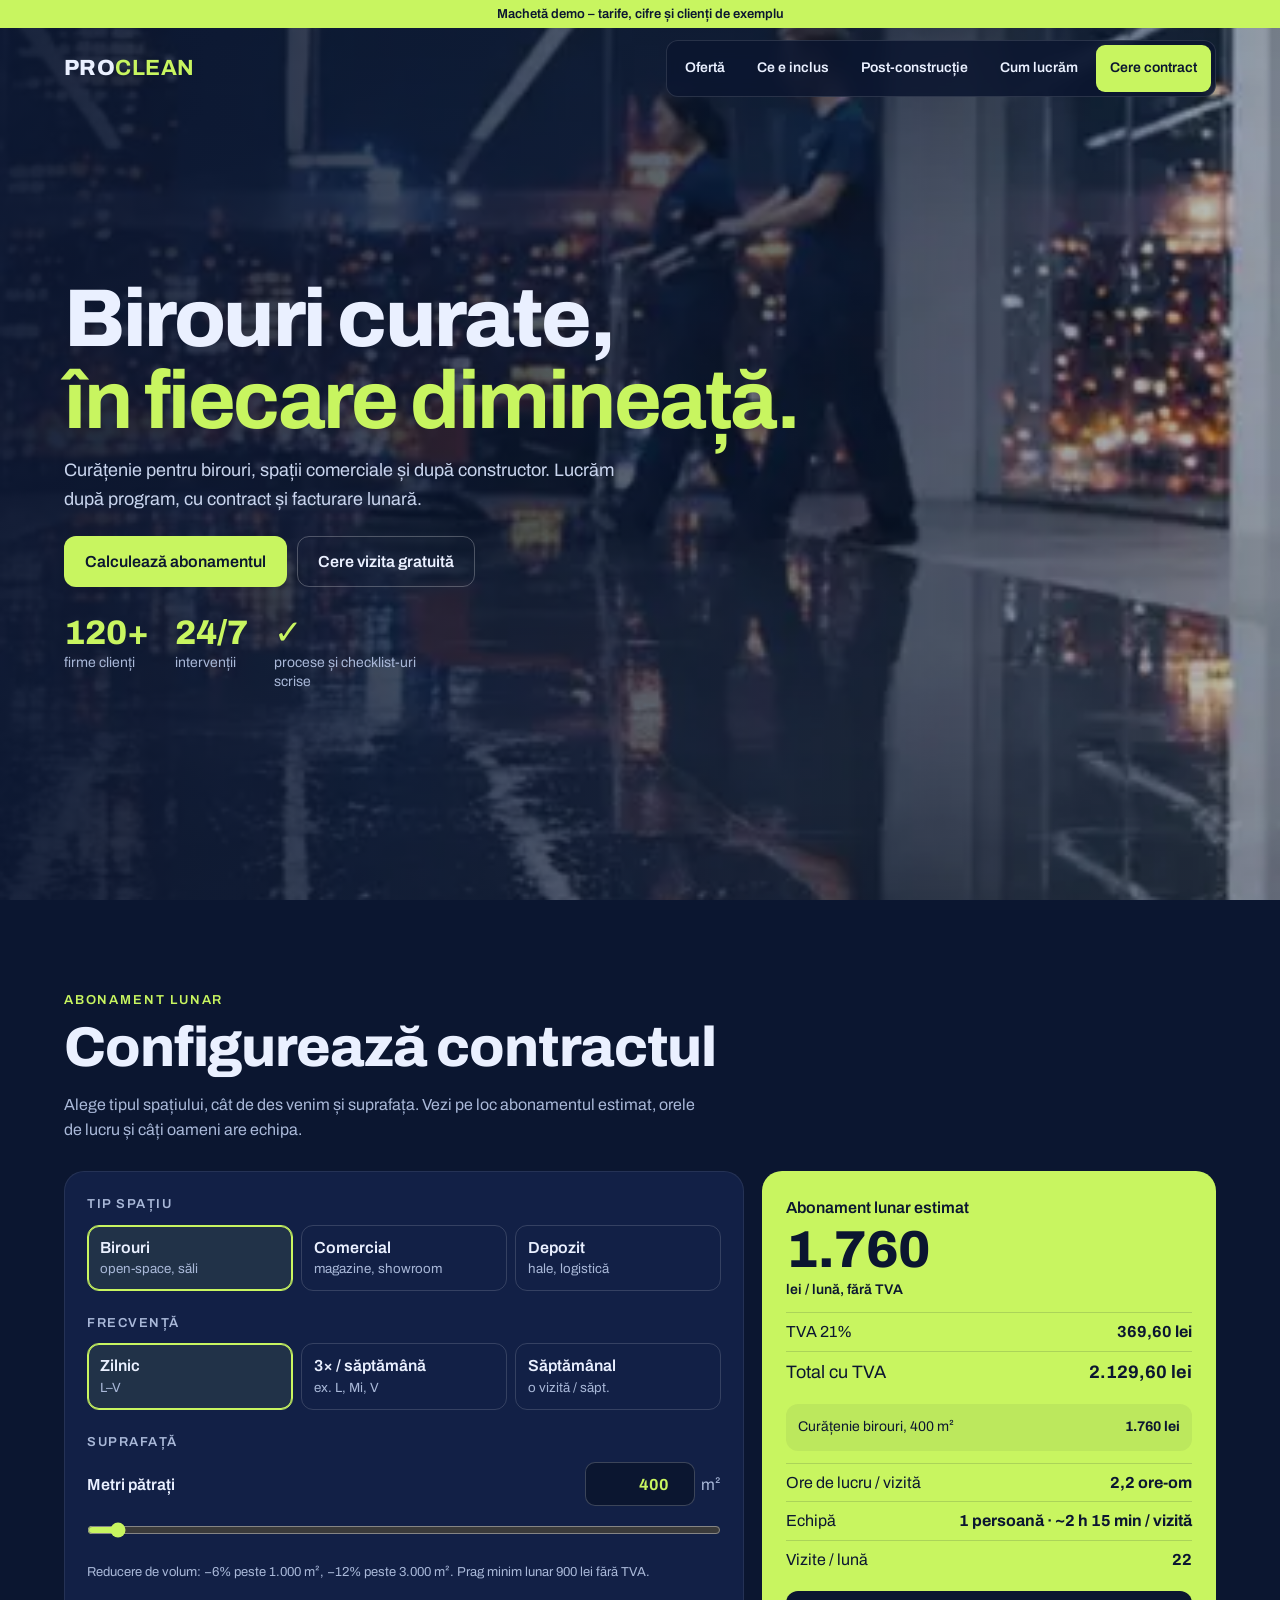
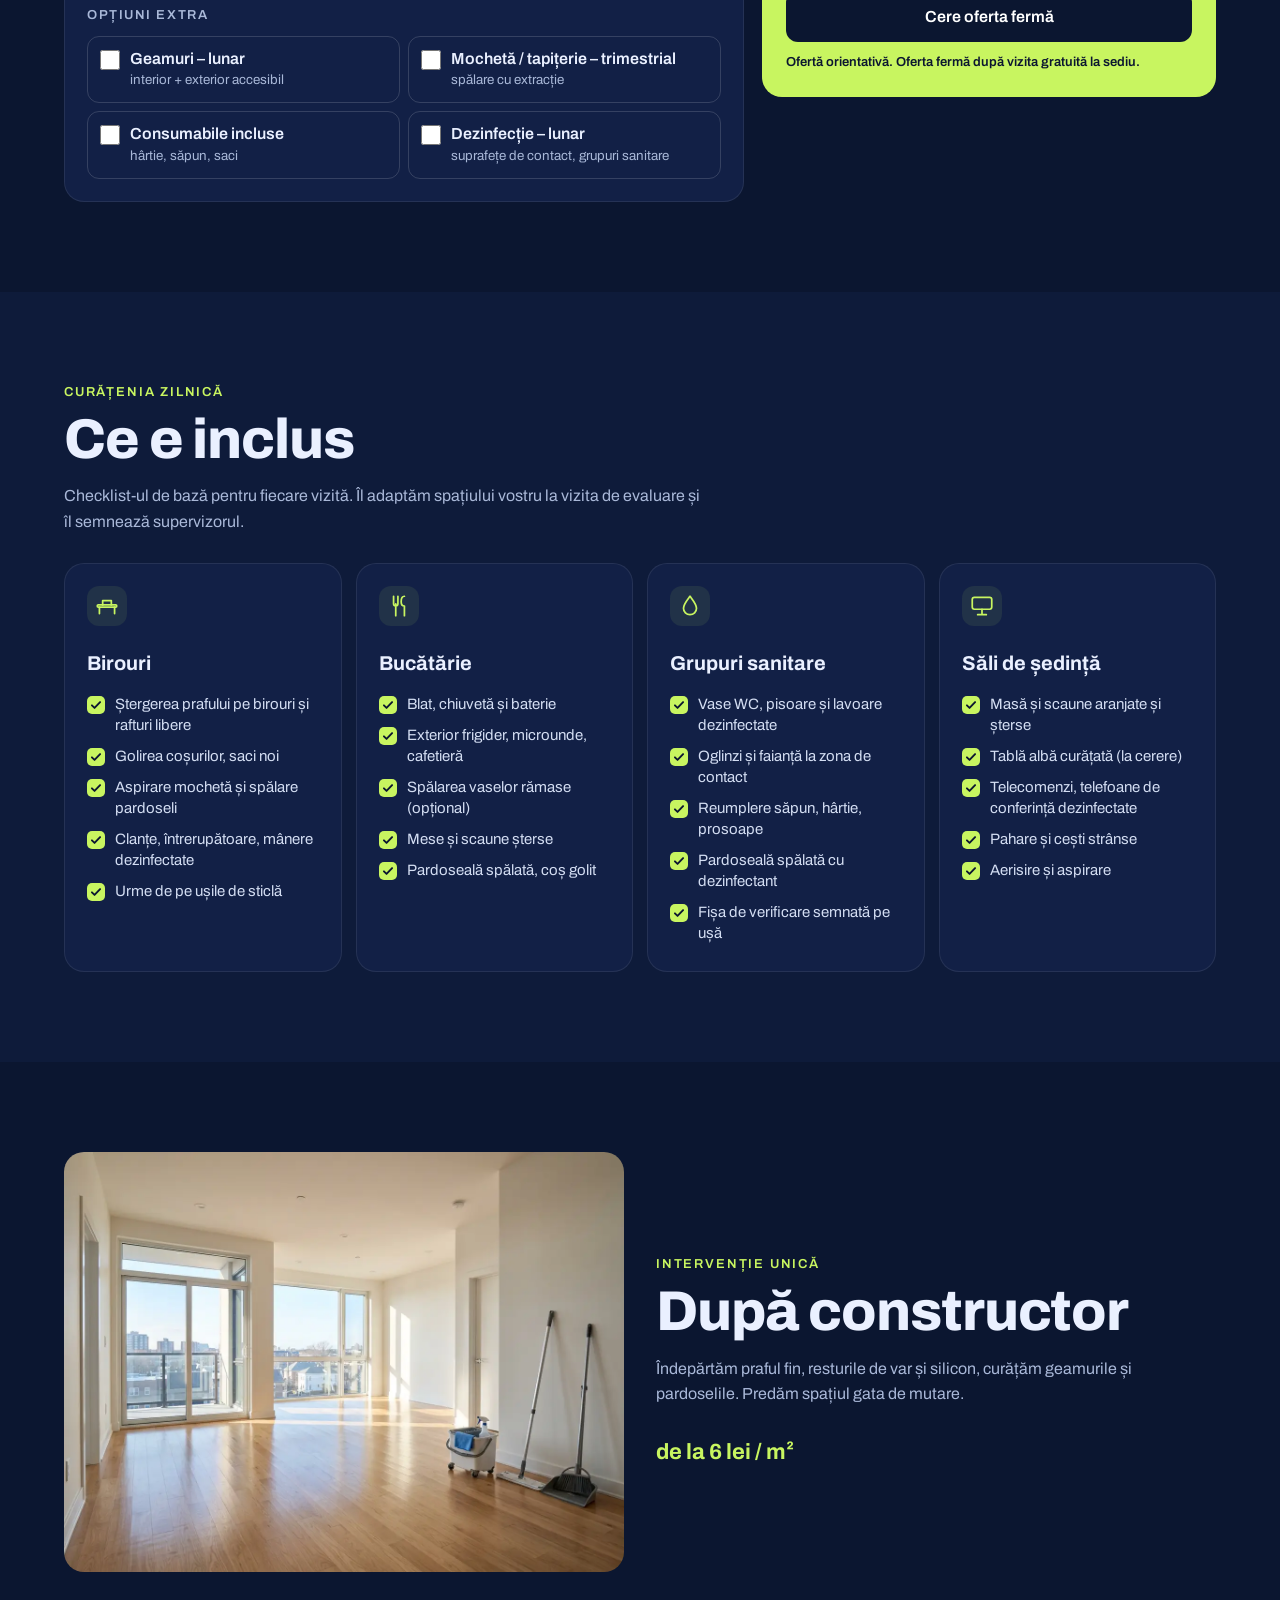
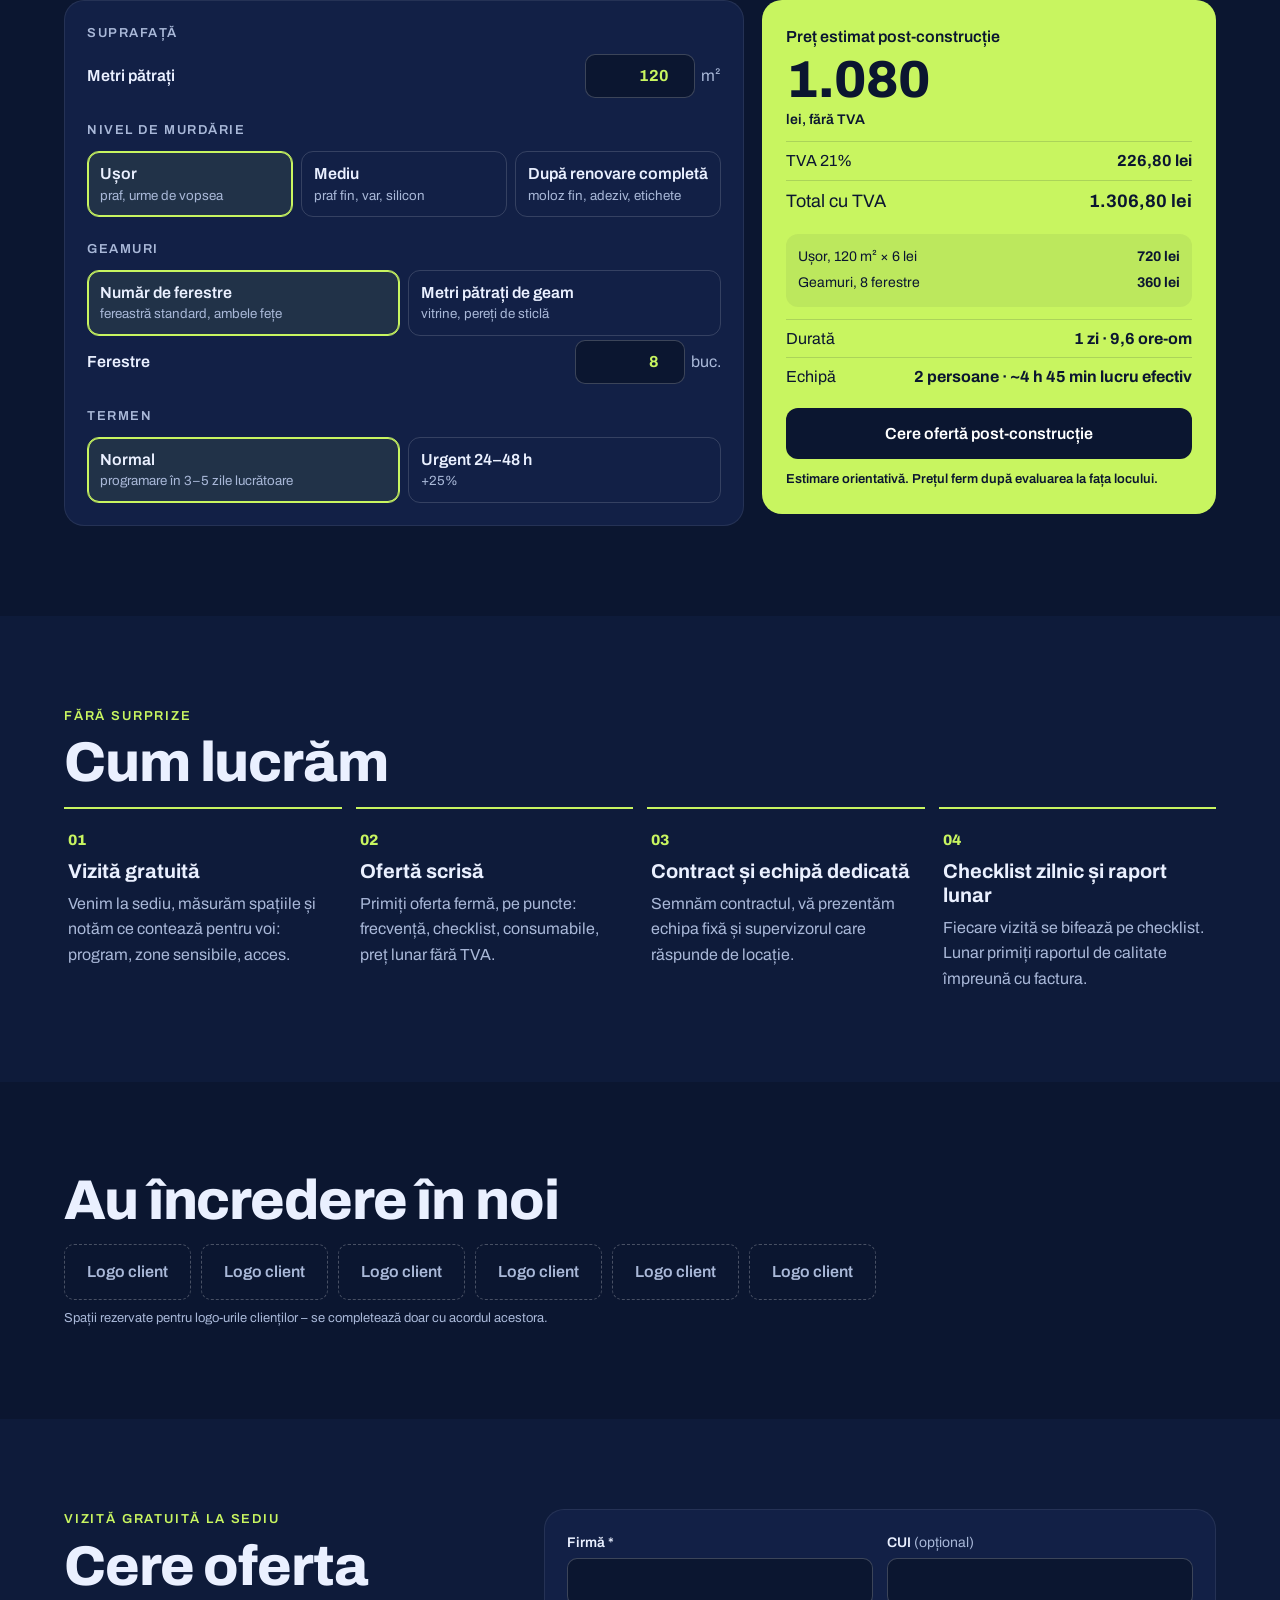
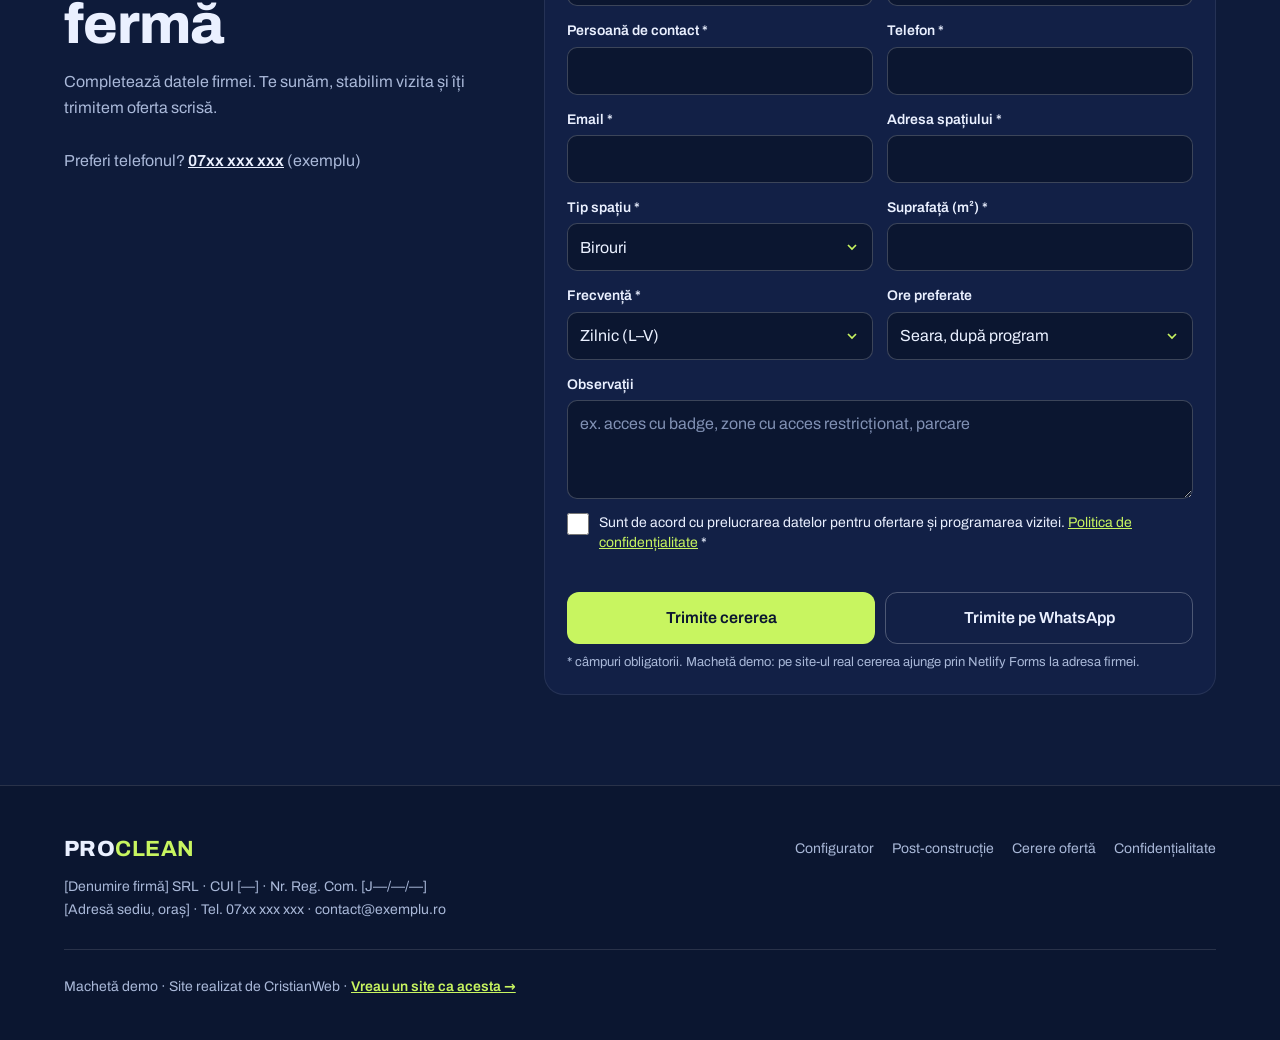
<file: site/index.html>
<!doctype html>
<html lang="ro">
<head>
<meta charset="utf-8">
<meta name="viewport" content="width=device-width,initial-scale=1,viewport-fit=cover">
<meta name="robots" content="noindex,nofollow">
<title>PROCLEAN Business — Curățenie birouri și post-construcție (machetă demo)</title>
<meta name="description" content="Curățenie pentru birouri, spații comerciale și depozite, cu contract lunar, plus curățenie după constructor. Configurator de abonament și cerere de ofertă – machetă demo.">
<meta name="theme-color" content="#0b1630">
<link rel="icon" href="img/favicon.svg" type="image/svg+xml">
<link rel="preload" href="fonts/archivo-latin.woff2" as="font" type="font/woff2" crossorigin>
<link rel="preload" as="image" href="img/v1-9x16.webp" media="(max-width:700px)">
<link rel="preload" as="image" href="img/v1.webp" media="(min-width:701px)">
<link rel="stylesheet" href="css/style.css">
</head>
<body>
<div class="site-top">
  <div class="demo-bar" role="note">Machetă demo – tarife, cifre și clienți de exemplu</div>
  <header class="top">
    <a class="logo" href="#acasa" aria-label="PROCLEAN Business – începutul paginii">PRO<b>CLEAN</b></a>
    <nav aria-label="Meniu principal">
      <a href="#oferta">Ofertă</a>
      <a href="#inclus">Ce e inclus</a>
      <a href="#post">Post-construcție</a>
      <a href="#proces">Cum lucrăm</a>
      <a class="cta" href="#cerere">Cere contract</a>
    </nav>
  </header>
</div>

<main>
<section class="hero" id="acasa" aria-labelledby="h-hero">
  <picture class="hero-media">
    <source media="(max-width:700px)" srcset="img/v1-9x16.webp" width="720" height="1280">
    <img src="img/v1.webp" alt="" width="1280" height="720" fetchpriority="high" decoding="async">
  </picture>
  <video class="hero-media" muted loop playsinline preload="none" aria-hidden="true" tabindex="-1"
    data-desktop="img/v1.webm|img/v1.mp4" data-mobile="img/v1-9x16.webm|img/v1-9x16.mp4"></video>
  <div class="ht">
    <h1 id="h-hero">Birouri curate,<br><b>în fiecare dimineață.</b></h1>
    <p class="lead">Curățenie pentru birouri, spații comerciale și după constructor. Lucrăm după program, cu contract și facturare lunară.</p>
    <div class="hero-cta">
      <a class="btn lime" href="#oferta">Calculează abonamentul</a>
      <a class="btn ghost" href="#cerere">Cere vizita gratuită</a>
    </div>
    <ul class="kpis" aria-label="Pe scurt">
      <li><b>120+</b><span>firme clienți</span></li>
      <li><b>24/7</b><span>intervenții</span></li>
      <li><b aria-hidden="true">✓</b><span>procese și checklist-uri scrise</span></li>
    </ul>
  </div>
</section>

<!-- CONFIGURATOR CONTRACT -->
<section id="oferta" aria-labelledby="h-oferta">
  <p class="eyebrow">Abonament lunar</p>
  <h2 id="h-oferta">Configurează contractul</h2>
  <p class="sub">Alege tipul spațiului, cât de des venim și suprafața. Vezi pe loc abonamentul estimat, orele de lucru și câți oameni are echipa.</p>
  <div class="builder">
    <div class="panel">
      <h3 id="l-tip">Tip spațiu</h3>
      <div class="opt" id="opt-tip" role="group" aria-labelledby="l-tip"></div>
      <h3 id="l-frecventa">Frecvență</h3>
      <div class="opt" id="opt-frecventa" role="group" aria-labelledby="l-frecventa"></div>
      <h3>Suprafață</h3>
      <div class="area">
        <label for="m2-range">Metri pătrați</label>
        <div class="area-num"><input type="number" id="m2-num" inputmode="numeric" aria-label="Suprafață în metri pătrați"><span>m²</span></div>
      </div>
      <input type="range" id="m2-range" step="10">
      <p class="hint" id="m2-hint"></p>
      <h3 id="l-extra">Opțiuni extra</h3>
      <div class="extras" id="extras" role="group" aria-labelledby="l-extra"></div>
    </div>

    <aside class="offer" aria-labelledby="h-offer" aria-live="polite">
      <p class="offer-k" id="h-offer">Abonament lunar estimat</p>
      <p class="big"><span id="c-fara">—</span><small>lei / lună, fără TVA</small></p>
      <dl class="money">
        <div><dt id="c-tva-l">TVA</dt><dd id="c-tva">—</dd></div>
        <div class="tot"><dt>Total cu TVA</dt><dd id="c-total">—</dd></div>
      </dl>
      <ul class="breakdown" id="c-detalii"></ul>
      <dl class="team">
        <div><dt>Ore de lucru / vizită</dt><dd id="c-ore">—</dd></div>
        <div><dt>Echipă</dt><dd id="c-echipa">—</dd></div>
        <div><dt>Vizite / lună</dt><dd id="c-vizite">—</dd></div>
      </dl>
      <button type="button" class="btn navy" id="c-go">Cere oferta fermă</button>
      <p class="fine">Ofertă orientativă. Oferta fermă după vizita gratuită la sediu.</p>
    </aside>
  </div>
</section>

<!-- CE E INCLUS -->
<section id="inclus" class="alt" aria-labelledby="h-inclus">
  <p class="eyebrow">Curățenia zilnică</p>
  <h2 id="h-inclus">Ce e inclus</h2>
  <p class="sub">Checklist-ul de bază pentru fiecare vizită. Îl adaptăm spațiului vostru la vizita de evaluare și îl semnează supervizorul.</p>
  <div class="incl">
    <article class="ic">
      <svg viewBox="0 0 24 24" aria-hidden="true"><rect x="3" y="11" width="18" height="2" rx="1"/><path d="M5 13v6M19 13v6M8 11V7h8v4"/></svg>
      <h3>Birouri</h3>
      <ul class="check">
        <li>Ștergerea prafului pe birouri și rafturi libere</li>
        <li>Golirea coșurilor, saci noi</li>
        <li>Aspirare mochetă și spălare pardoseli</li>
        <li>Clanțe, întrerupătoare, mânere dezinfectate</li>
        <li>Urme de pe ușile de sticlă</li>
      </ul>
    </article>
    <article class="ic">
      <svg viewBox="0 0 24 24" aria-hidden="true"><path d="M7 3v7a2 2 0 0 0 4 0V3M9 10v11M17 3c-2 0-3 2-3 5s1 4 3 4v9"/></svg>
      <h3>Bucătărie</h3>
      <ul class="check">
        <li>Blat, chiuvetă și baterie</li>
        <li>Exterior frigider, microunde, cafetieră</li>
        <li>Spălarea vaselor rămase (opțional)</li>
        <li>Mese și scaune șterse</li>
        <li>Pardoseală spălată, coș golit</li>
      </ul>
    </article>
    <article class="ic">
      <svg viewBox="0 0 24 24" aria-hidden="true"><path d="M12 3c3 4 6 7.5 6 11a6 6 0 0 1-12 0c0-3.5 3-7 6-11z"/></svg>
      <h3>Grupuri sanitare</h3>
      <ul class="check">
        <li>Vase WC, pisoare și lavoare dezinfectate</li>
        <li>Oglinzi și faianță la zona de contact</li>
        <li>Reumplere săpun, hârtie, prosoape</li>
        <li>Pardoseală spălată cu dezinfectant</li>
        <li>Fișa de verificare semnată pe ușă</li>
      </ul>
    </article>
    <article class="ic">
      <svg viewBox="0 0 24 24" aria-hidden="true"><rect x="3" y="4" width="18" height="11" rx="2"/><path d="M8 20h8M12 15v5"/></svg>
      <h3>Săli de ședință</h3>
      <ul class="check">
        <li>Masă și scaune aranjate și șterse</li>
        <li>Tablă albă curățată (la cerere)</li>
        <li>Telecomenzi, telefoane de conferință dezinfectate</li>
        <li>Pahare și cești strânse</li>
        <li>Aerisire și aspirare</li>
      </ul>
    </article>
  </div>
</section>

<!-- POST-CONSTRUCȚIE -->
<section id="post" aria-labelledby="h-post">
  <div class="post">
    <img class="post-img" src="img/i1.webp" alt="Apartament gol, luminos, cu parchet curat și ustensile de curățenie lângă perete" width="1200" height="896" loading="lazy" decoding="async">
    <div>
      <p class="eyebrow">Intervenție unică</p>
      <h2 id="h-post">După constructor</h2>
      <p class="sub">Îndepărtăm praful fin, resturile de var și silicon, curățăm geamurile și pardoselile. Predăm spațiul gata de mutare.</p>
      <p class="from"><b>de la 6 lei / m²</b></p>
    </div>
  </div>

  <div class="builder post-calc">
    <div class="panel">
      <h3>Suprafață</h3>
      <div class="area">
        <label for="p-m2">Metri pătrați</label>
        <div class="area-num"><input type="number" id="p-m2" inputmode="numeric" min="10" max="10000" value="120"><span>m²</span></div>
      </div>
      <h3 id="l-nivel">Nivel de murdărie</h3>
      <div class="opt" id="opt-nivel" role="group" aria-labelledby="l-nivel"></div>
      <h3 id="l-geam">Geamuri</h3>
      <div class="opt two" id="opt-geam" role="group" aria-labelledby="l-geam">
        <button type="button" data-v="ferestre" aria-pressed="true">Număr de ferestre<small>fereastră standard, ambele fețe</small></button>
        <button type="button" data-v="m2" aria-pressed="false">Metri pătrați de geam<small>vitrine, pereți de sticlă</small></button>
      </div>
      <div class="area">
        <label for="p-geam" id="p-geam-l">Ferestre</label>
        <div class="area-num"><input type="number" id="p-geam" inputmode="numeric" min="0" max="2000" value="8"><span id="p-geam-u">buc.</span></div>
      </div>
      <h3 id="l-termen">Termen</h3>
      <div class="opt two" id="opt-termen" role="group" aria-labelledby="l-termen">
        <button type="button" data-v="normal" aria-pressed="true">Normal<small>programare în 3–5 zile lucrătoare</small></button>
        <button type="button" data-v="urgent" aria-pressed="false">Urgent 24–48 h<small>+25%</small></button>
      </div>
    </div>
    <aside class="offer" aria-labelledby="h-poffer" aria-live="polite">
      <p class="offer-k" id="h-poffer">Preț estimat post-construcție</p>
      <p class="big"><span id="p-fara">—</span><small>lei, fără TVA</small></p>
      <dl class="money">
        <div><dt id="p-tva-l">TVA</dt><dd id="p-tva">—</dd></div>
        <div class="tot"><dt>Total cu TVA</dt><dd id="p-total">—</dd></div>
      </dl>
      <ul class="breakdown" id="p-detalii"></ul>
      <dl class="team">
        <div><dt>Durată</dt><dd id="p-durata">—</dd></div>
        <div><dt>Echipă</dt><dd id="p-echipa">—</dd></div>
      </dl>
      <button type="button" class="btn navy" id="p-go">Cere ofertă post-construcție</button>
      <p class="fine">Estimare orientativă. Prețul ferm după evaluarea la fața locului.</p>
    </aside>
  </div>
</section>

<!-- CUM LUCRĂM -->
<section id="proces" class="alt" aria-labelledby="h-proces">
  <p class="eyebrow">Fără surprize</p>
  <h2 id="h-proces">Cum lucrăm</h2>
  <ol class="steps">
    <li><span class="n">01</span><h3>Vizită gratuită</h3><p>Venim la sediu, măsurăm spațiile și notăm ce contează pentru voi: program, zone sensibile, acces.</p></li>
    <li><span class="n">02</span><h3>Ofertă scrisă</h3><p>Primiți oferta fermă, pe puncte: frecvență, checklist, consumabile, preț lunar fără TVA.</p></li>
    <li><span class="n">03</span><h3>Contract și echipă dedicată</h3><p>Semnăm contractul, vă prezentăm echipa fixă și supervizorul care răspunde de locație.</p></li>
    <li><span class="n">04</span><h3>Checklist zilnic și raport lunar</h3><p>Fiecare vizită se bifează pe checklist. Lunar primiți raportul de calitate împreună cu factura.</p></li>
  </ol>
</section>

<!-- CLIENȚI -->
<section id="clienti" aria-labelledby="h-clienti">
  <h2 id="h-clienti">Au încredere în noi</h2>
  <ul class="logos" aria-label="Logo-uri clienți (placeholder)">
    <li>Logo client</li><li>Logo client</li><li>Logo client</li><li>Logo client</li><li>Logo client</li><li>Logo client</li>
  </ul>
  <p class="hint">Spații rezervate pentru logo-urile clienților – se completează doar cu acordul acestora.</p>
</section>

<!-- CERERE -->
<section id="cerere" class="alt" aria-labelledby="h-cerere">
  <div class="req">
    <div class="req-side">
      <p class="eyebrow">Vizită gratuită la sediu</p>
      <h2 id="h-cerere">Cere oferta fermă</h2>
      <p class="sub">Completează datele firmei. Te sunăm, stabilim vizita și îți trimitem oferta scrisă.</p>
      <div class="attached" id="attached" hidden>
        <p class="offer-k">Estimare atașată cererii</p>
        <p id="attached-text"></p>
      </div>
      <p class="contact-alt">Preferi telefonul? <a href="tel:+40700000000">07xx xxx xxx</a> (exemplu)</p>
    </div>

    <div class="req-form">
      <form name="cerere-oferta" id="form" method="POST" action="/" data-netlify="true" netlify-honeypot="bot-field" novalidate>
        <input type="hidden" name="form-name" value="cerere-oferta">
        <p class="hp" aria-hidden="true"><label>Nu completa acest câmp: <input name="bot-field" tabindex="-1" autocomplete="off"></label></p>
        <input type="hidden" name="calculator" id="h-calculator">
        <input type="hidden" name="rezumat_calculator" id="h-rezumat">
        <input type="hidden" name="estimare_fara_tva" id="h-fara">
        <input type="hidden" name="estimare_tva" id="h-tva">
        <input type="hidden" name="estimare_total_cu_tva" id="h-total">
        <input type="hidden" name="estimare_echipa" id="h-echipa">

        <div class="grid2">
          <div class="field"><label for="f-firma">Firmă *</label><input id="f-firma" name="firma" autocomplete="organization" required></div>
          <div class="field"><label for="f-cui">CUI <span class="opt-l">(opțional)</span></label><input id="f-cui" name="cui" inputmode="text" autocomplete="off"></div>
          <div class="field"><label for="f-contact">Persoană de contact *</label><input id="f-contact" name="persoana_contact" autocomplete="name" required></div>
          <div class="field"><label for="f-tel">Telefon *</label><input id="f-tel" name="telefon" type="tel" autocomplete="tel" required></div>
          <div class="field"><label for="f-email">Email *</label><input id="f-email" name="email" type="email" autocomplete="email" required></div>
          <div class="field"><label for="f-adresa">Adresa spațiului *</label><input id="f-adresa" name="adresa" autocomplete="street-address" required></div>
          <div class="field"><label for="f-tip">Tip spațiu *</label>
            <select id="f-tip" name="tip_spatiu" required>
              <option>Birouri</option><option>Comercial</option><option>Depozit</option><option>Post-construcție</option>
            </select></div>
          <div class="field"><label for="f-m2">Suprafață (m²) *</label><input id="f-m2" name="suprafata_m2" type="number" inputmode="numeric" min="1" required></div>
          <div class="field"><label for="f-frecventa">Frecvență *</label>
            <select id="f-frecventa" name="frecventa" required>
              <option>Zilnic (L–V)</option><option>3× / săptămână</option><option>Săptămânal</option><option>Intervenție unică</option>
            </select></div>
          <div class="field"><label for="f-ore">Ore preferate</label>
            <select id="f-ore" name="ore_preferate">
              <option>Seara, după program</option><option>Dimineața, înainte de program</option><option>Noaptea</option><option>În weekend</option><option>Flexibil</option>
            </select></div>
        </div>
        <div class="field"><label for="f-obs">Observații</label><textarea id="f-obs" name="observatii" rows="3" placeholder="ex. acces cu badge, zone cu acces restricționat, parcare"></textarea></div>

        <label class="consent"><input type="checkbox" name="acord_date" id="f-acord" value="da" required> <span>Sunt de acord cu prelucrarea datelor pentru ofertare și programarea vizitei. <a href="confidentialitate.html" target="_blank" rel="noopener">Politica de confidențialitate</a> *</span></label>

        <p class="err" id="f-err" role="alert"></p>
        <div class="actions">
          <button type="submit" class="btn lime" id="f-submit">Trimite cererea</button>
          <button type="button" class="btn ghost" id="f-wa">Trimite pe WhatsApp</button>
        </div>
        <p class="hint">* câmpuri obligatorii. Machetă demo: pe site-ul real cererea ajunge prin Netlify Forms la adresa firmei.</p>
      </form>
      <div class="thanks" id="thanks" tabindex="-1" hidden>
        <p class="thanks-ic" aria-hidden="true">✓</p>
        <h3>Mulțumim, am primit cererea.</h3>
        <p>Te sunăm în aceeași zi lucrătoare pentru vizita la sediu.</p>
        <p class="hint" id="thanks-text"></p>
      </div>
    </div>
  </div>
</section>
</main>

<footer class="foot">
  <div class="foot-in">
    <div>
      <a class="logo" href="#acasa">PRO<b>CLEAN</b></a>
      <p>[Denumire firmă] SRL · CUI [—] · Nr. Reg. Com. [J—/—/—]<br>[Adresă sediu, oraș] · Tel. 07xx xxx xxx · contact@exemplu.ro</p>
    </div>
    <nav aria-label="Legături subsol"><a href="#oferta">Configurator</a><a href="#post">Post-construcție</a><a href="#cerere">Cerere ofertă</a><a href="confidentialitate.html">Confidențialitate</a></nav>
  </div>
  <p class="made">Machetă demo · Site realizat de CristianWeb · <a href="https://cristianweb.ro" rel="noopener">Vreau un site ca acesta →</a></p>
</footer>

<script src="js/data.js"></script>
<script src="js/calc.js"></script>
<script src="js/app.js"></script>
</body>
</html>
</file>
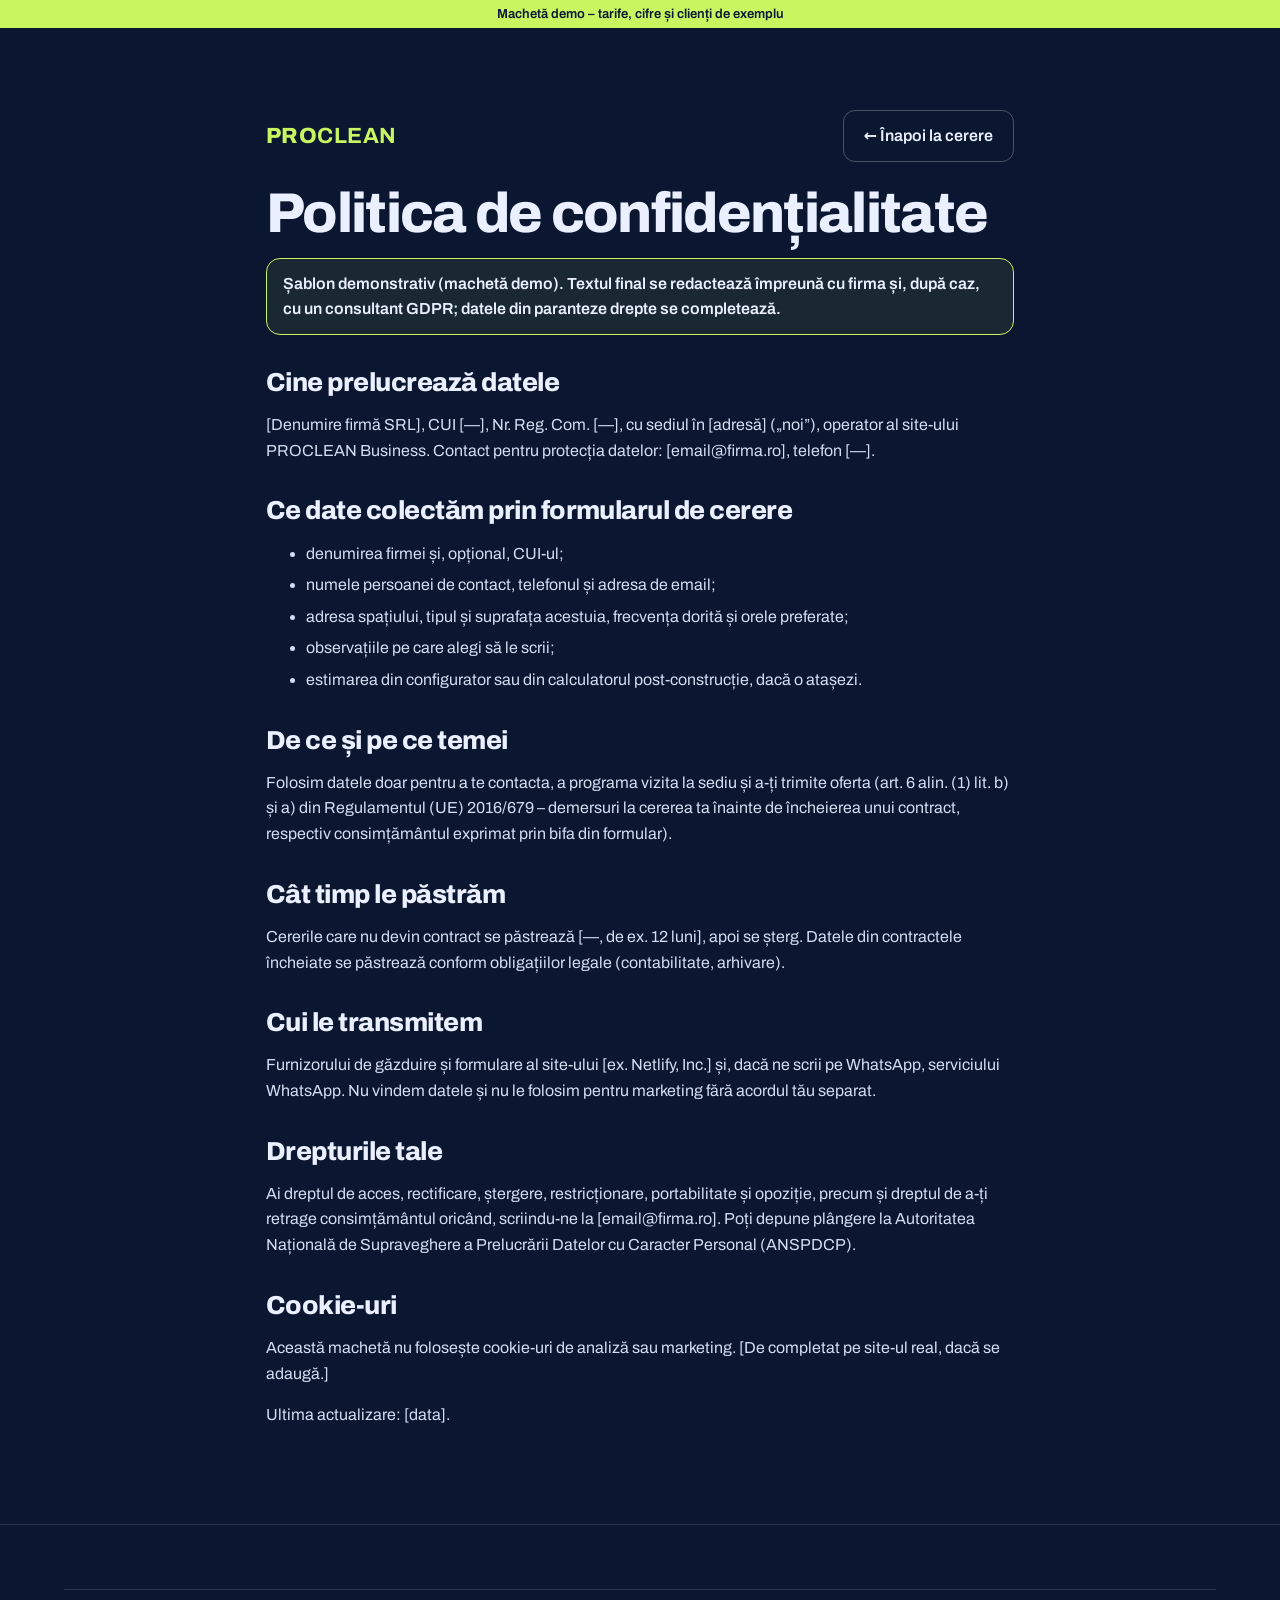
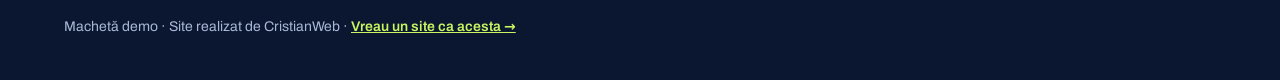
<file: site/confidentialitate.html>
<!doctype html>
<html lang="ro">
<head>
<meta charset="utf-8">
<meta name="viewport" content="width=device-width,initial-scale=1">
<meta name="robots" content="noindex,nofollow">
<title>Politica de confidențialitate — PROCLEAN Business (machetă demo)</title>
<meta name="description" content="Șablon de politică de confidențialitate pentru cererile de ofertă – machetă demo.">
<meta name="theme-color" content="#0b1630">
<link rel="icon" href="img/favicon.svg" type="image/svg+xml">
<link rel="stylesheet" href="css/style.css">
<style>
.legal{max-width:780px;margin:0 auto;padding:110px 16px 80px}
.legal h1{font-size:clamp(36px,6vw,56px);margin:24px 0 12px}
.legal h2{font-size:26px;margin:34px 0 8px}
.legal p,.legal li{color:#d3ddf2}
.legal .warn{background:#c8f56014;border:1px solid var(--lime);border-radius:14px;padding:12px 16px;font-weight:600;color:var(--ink)}
.legal li{margin:6px 0}
.legal a{color:var(--lime)}
.legal-top{display:flex;justify-content:space-between;align-items:center;gap:12px;flex-wrap:wrap}
</style>
</head>
<body>
<div class="site-top"><div class="demo-bar" role="note">Machetă demo – tarife, cifre și clienți de exemplu</div></div>
<main class="legal">
  <div class="legal-top"><a class="logo" href="index.html">PRO<b>CLEAN</b></a><a class="btn ghost" href="index.html#cerere">← Înapoi la cerere</a></div>
  <h1>Politica de confidențialitate</h1>
  <p class="warn">Șablon demonstrativ (machetă demo). Textul final se redactează împreună cu firma și, după caz, cu un consultant GDPR; datele din paranteze drepte se completează.</p>

  <h2>Cine prelucrează datele</h2>
  <p>[Denumire firmă SRL], CUI [—], Nr. Reg. Com. [—], cu sediul în [adresă] („noi”), operator al site-ului PROCLEAN Business. Contact pentru protecția datelor: [email@firma.ro], telefon [—].</p>

  <h2>Ce date colectăm prin formularul de cerere</h2>
  <ul>
    <li>denumirea firmei și, opțional, CUI-ul;</li>
    <li>numele persoanei de contact, telefonul și adresa de email;</li>
    <li>adresa spațiului, tipul și suprafața acestuia, frecvența dorită și orele preferate;</li>
    <li>observațiile pe care alegi să le scrii;</li>
    <li>estimarea din configurator sau din calculatorul post-construcție, dacă o atașezi.</li>
  </ul>

  <h2>De ce și pe ce temei</h2>
  <p>Folosim datele doar pentru a te contacta, a programa vizita la sediu și a-ți trimite oferta (art. 6 alin. (1) lit. b) și a) din Regulamentul (UE) 2016/679 – demersuri la cererea ta înainte de încheierea unui contract, respectiv consimțământul exprimat prin bifa din formular).</p>

  <h2>Cât timp le păstrăm</h2>
  <p>Cererile care nu devin contract se păstrează [—, de ex. 12 luni], apoi se șterg. Datele din contractele încheiate se păstrează conform obligațiilor legale (contabilitate, arhivare).</p>

  <h2>Cui le transmitem</h2>
  <p>Furnizorului de găzduire și formulare al site-ului [ex. Netlify, Inc.] și, dacă ne scrii pe WhatsApp, serviciului WhatsApp. Nu vindem datele și nu le folosim pentru marketing fără acordul tău separat.</p>

  <h2>Drepturile tale</h2>
  <p>Ai dreptul de acces, rectificare, ștergere, restricționare, portabilitate și opoziție, precum și dreptul de a-ți retrage consimțământul oricând, scriindu-ne la [email@firma.ro]. Poți depune plângere la Autoritatea Națională de Supraveghere a Prelucrării Datelor cu Caracter Personal (ANSPDCP).</p>

  <h2>Cookie-uri</h2>
  <p>Această machetă nu folosește cookie-uri de analiză sau marketing. [De completat pe site-ul real, dacă se adaugă.]</p>

  <p>Ultima actualizare: [data].</p>
</main>
<footer class="foot">
  <p class="made">Machetă demo · Site realizat de CristianWeb · <a href="https://cristianweb.ro" rel="noopener">Vreau un site ca acesta →</a></p>
</footer>
</body>
</html>
</file>
<file: site/css/style.css>
/* PROCLEAN Business – machetă demo. Design preluat din modelul proclean-business (CristianWeb). */
@font-face{font-family:Archivo;font-style:normal;font-weight:400 800;font-display:swap;src:url(../fonts/archivo-latin.woff2) format("woff2");unicode-range:U+0000-00FF,U+0131,U+0152-0153,U+02BB-02BC,U+02C6,U+02DA,U+02DC,U+0304,U+0308,U+0329,U+2000-206F,U+20AC,U+2122,U+2191,U+2193,U+2212,U+2215,U+FEFF,U+FFFD}
@font-face{font-family:Archivo;font-style:normal;font-weight:400 800;font-display:swap;src:url(../fonts/archivo-latin-ext.woff2) format("woff2");unicode-range:U+0100-02BA,U+02BD-02C5,U+02C7-02CC,U+02CE-02D7,U+02DD-02FF,U+0304,U+0308,U+0329,U+1D00-1DBF,U+1E00-1E9F,U+1EF2-1EFF,U+2020,U+20A0-20AB,U+20AD-20C0,U+2113,U+2C60-2C7F,U+A720-A7FF}

:root{--bg:#0b1630;--bg2:#0e1b3a;--ink:#eaf0ff;--muted:#a9b8d8;--lime:#c8f560;--card:#122046;--line:#ffffff1f;--navy:#0b1630;--bad:#ff9c8a;--top:96px}
*{box-sizing:border-box}
html{scroll-behavior:smooth;scroll-padding-top:var(--top)}
body{margin:0;background:var(--bg);color:var(--ink);font:400 16px/1.6 Archivo,system-ui,sans-serif;-webkit-text-size-adjust:100%}
a{color:inherit}button,input,select,textarea{font:inherit;color:inherit}
img,video{display:block;max-width:100%}
:focus-visible{outline:3px solid var(--lime);outline-offset:3px;border-radius:6px}
[hidden]{display:none!important}
@media(prefers-reduced-motion:reduce){html{scroll-behavior:auto}}

/* Bara de sus: banner demo + meniu */
.site-top{position:fixed;inset:0 0 auto;z-index:30}
.demo-bar{background:var(--lime);color:var(--navy);font-size:13px;font-weight:600;text-align:center;padding:5px 16px;line-height:1.4}
.top{display:flex;justify-content:space-between;align-items:center;gap:12px;padding:12px 5vw;transition:background .25s}
.site-top.solid .top{background:#0b1630f2;box-shadow:0 1px 0 var(--line)}
.logo{font:800 22px/1 Archivo,system-ui,sans-serif;text-decoration:none;letter-spacing:.02em;padding:12px 0}.logo b{color:var(--lime)}
.top nav{display:flex;gap:4px;background:#0b1630d9;border:1px solid var(--line);border-radius:12px;padding:4px;-webkit-backdrop-filter:blur(8px);backdrop-filter:blur(8px)}
.top nav a{text-decoration:none;font-weight:600;font-size:14px;padding:12px 14px;border-radius:9px;white-space:nowrap}
.top nav a:hover{background:#ffffff14}
.top nav a.cta{background:var(--lime);color:var(--navy)}
@media(max-width:980px){.top nav a:not(.cta){display:none}}

/* Butoane */
.btn{display:inline-flex;align-items:center;justify-content:center;gap:8px;min-height:48px;padding:12px 20px;border-radius:12px;border:1px solid transparent;font-weight:600;text-decoration:none;cursor:pointer;text-align:center}
.btn.lime{background:var(--lime);color:var(--navy)}
.btn.ghost{background:transparent;border-color:#ffffff40;color:var(--ink)}.btn.ghost:hover{border-color:var(--lime)}
.btn.navy{background:var(--navy);color:#fff;width:100%}
.btn:disabled{opacity:.6;cursor:wait}

/* Hero */
.hero{position:relative;min-height:100svh;min-height:560px;height:100svh;overflow:hidden;display:grid;align-items:center;padding:110px 0 40px}
.hero-media{position:absolute;inset:0;width:100%;height:100%;object-fit:cover}
.hero-media img{width:100%;height:100%;object-fit:cover}
.hero video{opacity:0;transition:opacity .8s}.hero video.on{opacity:1}
.hero::after{content:"";position:absolute;inset:0;background:linear-gradient(90deg,#0b1630f0 0,#0b1630a6 55%,#0b163040)}
.ht{position:relative;z-index:2;padding:0 5vw;max-width:1000px}
h1{margin:0 0 14px;font:800 clamp(40px,6.4vw,88px)/1 Archivo,system-ui,sans-serif;letter-spacing:-.03em}h1 b{color:var(--lime)}
.lead{color:#c9d5ee;font-size:18px;max-width:560px;margin:0 0 22px}
.hero-cta{display:flex;gap:10px;flex-wrap:wrap}
.kpis{display:flex;gap:26px;flex-wrap:wrap;margin:26px 0 0;padding:0;list-style:none}
.kpis li{max-width:180px}.kpis b{display:block;font:800 34px/1.2 Archivo,system-ui,sans-serif;color:var(--lime)}.kpis span{color:var(--muted);font-size:14px;line-height:1.35;display:block}
@media(max-width:700px){.hero{height:auto;min-height:100svh;padding-top:120px}.hero::after{background:linear-gradient(180deg,#0b1630b3 0,#0b1630d9 55%,#0b1630f5)}.lead{font-size:16px}.kpis{gap:18px}.kpis b{font-size:28px}.kpis li{max-width:140px}}

/* Secțiuni */
section{padding:90px 5vw}
section.alt{background:var(--bg2)}h2{font:800 clamp(30px,4.4vw,56px)/1.05 Archivo,system-ui,sans-serif;letter-spacing:-.02em;margin:0 0 14px}
.eyebrow{margin:0 0 8px;font-size:13px;font-weight:600;letter-spacing:.14em;text-transform:uppercase;color:var(--lime)}
.sub{color:var(--muted);max-width:640px;margin:0 0 28px}
.hint{color:var(--muted);font-size:13px;margin:8px 0 0}
@media(max-width:700px){section{padding:64px 16px}}

/* Configurator */
.builder{display:grid;grid-template-columns:1.2fr .8fr;gap:18px}
@media(max-width:900px){.builder{grid-template-columns:1fr}}
.panel{background:var(--card);border:1px solid #ffffff14;border-radius:20px;padding:22px;min-width:0}
.panel h3{margin:22px 0 10px;font-size:13px;letter-spacing:.12em;text-transform:uppercase;color:var(--muted);font-weight:600}.panel h3:first-child{margin-top:0}
.opt{display:grid;grid-template-columns:repeat(3,1fr);gap:8px}.opt.two{grid-template-columns:1fr 1fr}
@media(max-width:560px){.opt,.opt.two{grid-template-columns:1fr}}
.opt button{border:1px solid #ffffff26;background:none;color:var(--ink);border-radius:12px;padding:12px;cursor:pointer;text-align:left;font-weight:600;min-height:48px;line-height:1.3}
.opt button small{display:block;font-weight:400;color:var(--muted);margin-top:2px}
.opt button[aria-pressed="true"]{border-color:var(--lime);background:#c8f56014;box-shadow:inset 0 0 0 1px var(--lime)}
.area{display:flex;justify-content:space-between;align-items:center;gap:12px;margin:4px 0 8px}
.area label{font-weight:600}
.area-num{display:flex;align-items:center;gap:6px}
.area-num input{width:110px;min-height:44px;background:var(--bg);border:1px solid #ffffff33;border-radius:10px;padding:8px 10px;text-align:right;font-weight:700;color:var(--lime)}
.area-num span{color:var(--muted)}
input[type=range]{width:100%;accent-color:var(--lime);height:32px;margin:0}
.extras{display:grid;grid-template-columns:1fr 1fr;gap:8px}
@media(max-width:560px){.extras{grid-template-columns:1fr}}
.xc{display:flex;gap:10px;align-items:flex-start;border:1px solid #ffffff26;border-radius:12px;padding:12px;cursor:pointer;min-height:48px;line-height:1.3}
.xc input{width:20px;height:20px;margin:1px 0 0;accent-color:var(--lime);flex:none}
.xc b{display:block;font-weight:600}.xc small{color:var(--muted)}
.xc.on{border-color:var(--lime);background:#c8f56014}

.offer{background:var(--lime);color:var(--navy);border-radius:20px;padding:24px;align-self:start;position:sticky;top:calc(var(--top) + 10px);min-width:0}
.offer-k{margin:0;font-weight:600}
.big{margin:4px 0 10px}.big span{display:block;font:800 clamp(40px,5vw,52px)/1 Archivo,system-ui,sans-serif;letter-spacing:-.02em}.big small{font-size:14px;font-weight:600}
.money,.team{margin:0 0 12px;padding:0}
.money div,.team div{display:flex;justify-content:space-between;gap:12px;padding:6px 0;border-top:1px solid #0b163026}
.money dt,.team dt{font-weight:400}.money dd,.team dd{margin:0;font-weight:700;text-align:right}
.money .tot{font-size:18px}
.breakdown{list-style:none;margin:0 0 12px;padding:10px 12px;background:#0b16300f;border-radius:12px;font-size:14px}
.breakdown li{display:flex;justify-content:space-between;gap:10px;padding:2px 0}
.breakdown li.note{display:block;font-weight:600;color:#33450a}
.fine{font-size:13px;margin:10px 0 0;font-weight:600}
@media(max-width:900px){.offer{position:static}}

/* Ce e inclus */
.incl{display:grid;grid-template-columns:repeat(4,1fr);gap:14px}
@media(max-width:1100px){.incl{grid-template-columns:1fr 1fr}}
@media(max-width:600px){.incl{grid-template-columns:1fr}}
.ic{background:var(--card);border:1px solid #ffffff14;border-radius:20px;padding:22px}
.ic svg{width:40px;height:40px;fill:none;stroke:var(--lime);stroke-width:1.6;stroke-linecap:round;stroke-linejoin:round;background:#c8f56014;border-radius:12px;padding:7px}
.ic h3{margin:14px 0 10px;font-size:20px}
.check{list-style:none;margin:0;padding:0}
.check li{position:relative;padding:5px 0 5px 28px;color:#d3ddf2;font-size:15px;line-height:1.4}
.check li::before{content:"";position:absolute;left:0;top:7px;width:18px;height:18px;border-radius:5px;background:var(--lime) url("data:image/svg+xml,%3Csvg xmlns='http://www.w3.org/2000/svg' viewBox='0 0 24 24' fill='none' stroke='%230b1630' stroke-width='3.2' stroke-linecap='round' stroke-linejoin='round'%3E%3Cpath d='M5 12.5l4.5 4.5L19 7'/%3E%3C/svg%3E") center/14px no-repeat}

/* Post-construcție */
.post{display:grid;grid-template-columns:1fr 1fr;gap:32px;align-items:center;margin-bottom:28px}
@media(max-width:900px){.post{grid-template-columns:1fr;gap:20px}}
.post-img{width:100%;height:auto;aspect-ratio:4/3;object-fit:cover;border-radius:20px}
.from{margin:0;font-size:22px}.from b{color:var(--lime)}

/* Cum lucrăm */
.steps{list-style:none;margin:0;padding:0;display:grid;grid-template-columns:repeat(4,1fr);gap:14px;counter-reset:s}
@media(max-width:1100px){.steps{grid-template-columns:1fr 1fr}}
@media(max-width:600px){.steps{grid-template-columns:1fr}}
.steps li{border-top:2px solid var(--lime);padding:18px 4px 0}
.steps .n{font:800 15px Archivo,system-ui,sans-serif;color:var(--lime)}
.steps h3{margin:6px 0 8px;font-size:20px;line-height:1.2}
.steps p{margin:0;color:var(--muted)}

/* Clienți */
.logos{display:flex;flex-wrap:wrap;gap:10px;list-style:none;margin:0;padding:0}
.logos li{border:1px dashed #ffffff40;border-radius:10px;padding:14px 22px;color:var(--muted);font-weight:600}

/* Cerere */
.req{display:grid;grid-template-columns:.8fr 1.2fr;gap:32px;align-items:start}
@media(max-width:900px){.req{grid-template-columns:1fr;gap:12px}}
.attached{background:var(--card);border:1px solid var(--lime);border-radius:16px;padding:16px;margin:0 0 16px}
.attached .offer-k{color:var(--lime);font-size:13px;letter-spacing:.1em;text-transform:uppercase}
.attached p:last-child{margin:6px 0 0;white-space:pre-line;font-size:15px}
.contact-alt{color:var(--muted)}.contact-alt a{color:var(--ink);font-weight:600}
.req-form{background:var(--card);border:1px solid #ffffff14;border-radius:20px;padding:22px;min-width:0}
.grid2{display:grid;grid-template-columns:1fr 1fr;gap:0 14px}
@media(max-width:600px){.grid2{grid-template-columns:1fr}}
.field{display:flex;flex-direction:column;gap:4px;margin:0 0 14px;min-width:0}
.field label{font-weight:600;font-size:14px}.opt-l{font-weight:400;color:var(--muted)}
.field input,.field select,.field textarea{width:100%;min-height:48px;background:var(--bg);border:1px solid #ffffff33;border-radius:10px;padding:10px 12px;color:var(--ink)}
.field textarea{resize:vertical;min-height:90px}
.field select{appearance:none;background:var(--bg) url("data:image/svg+xml,%3Csvg xmlns='http://www.w3.org/2000/svg' viewBox='0 0 24 24' fill='none' stroke='%23c8f560' stroke-width='2.5'%3E%3Cpath d='M6 9l6 6 6-6'/%3E%3C/svg%3E") right 12px center/16px no-repeat;padding-right:36px}
.field input::placeholder,.field textarea::placeholder{color:#8090b3}
.field .bad,.field [aria-invalid=true]{border-color:var(--bad)}
.consent{display:flex;gap:10px;align-items:flex-start;font-size:14px;line-height:1.45;margin:4px 0 8px;cursor:pointer}
.consent input{width:22px;height:22px;flex:none;margin:0;accent-color:var(--lime)}
.consent a{color:var(--lime)}
.consent.bad span{color:var(--bad)}
.err{color:var(--bad);font-weight:600;min-height:1.6em;margin:4px 0 8px;font-size:14px}
.actions{display:flex;gap:10px;flex-wrap:wrap}.actions .btn{flex:1 1 200px}
.hp{position:absolute;left:-9999px;width:1px;height:1px;overflow:hidden}
.thanks{text-align:center;padding:30px 10px}
.thanks-ic{width:64px;height:64px;margin:0 auto 10px;display:grid;place-items:center;background:var(--lime);color:var(--navy);border-radius:50%;font-size:32px;font-weight:800}
.thanks h3{font-size:26px;margin:0 0 6px}.thanks p{margin:0 0 6px}

/* Footer */
.foot{padding:40px 5vw 28px;border-top:1px solid var(--line);font-size:14px;color:var(--muted)}
.foot-in{display:flex;justify-content:space-between;gap:24px;flex-wrap:wrap}
.foot .logo{color:var(--ink);display:inline-block}
.foot p{margin:4px 0}
.foot nav{display:flex;flex-wrap:wrap;gap:4px 18px;align-content:flex-start}
.foot nav a{padding:12px 0;text-decoration:none}.foot nav a:hover{color:var(--ink)}
.made{margin-top:24px!important;padding-top:16px;border-top:1px solid var(--line)}
.made a{color:var(--lime);font-weight:600;display:inline-block;padding:10px 0}
@media(max-width:700px){.foot{padding:32px 16px 24px}}
</file>
